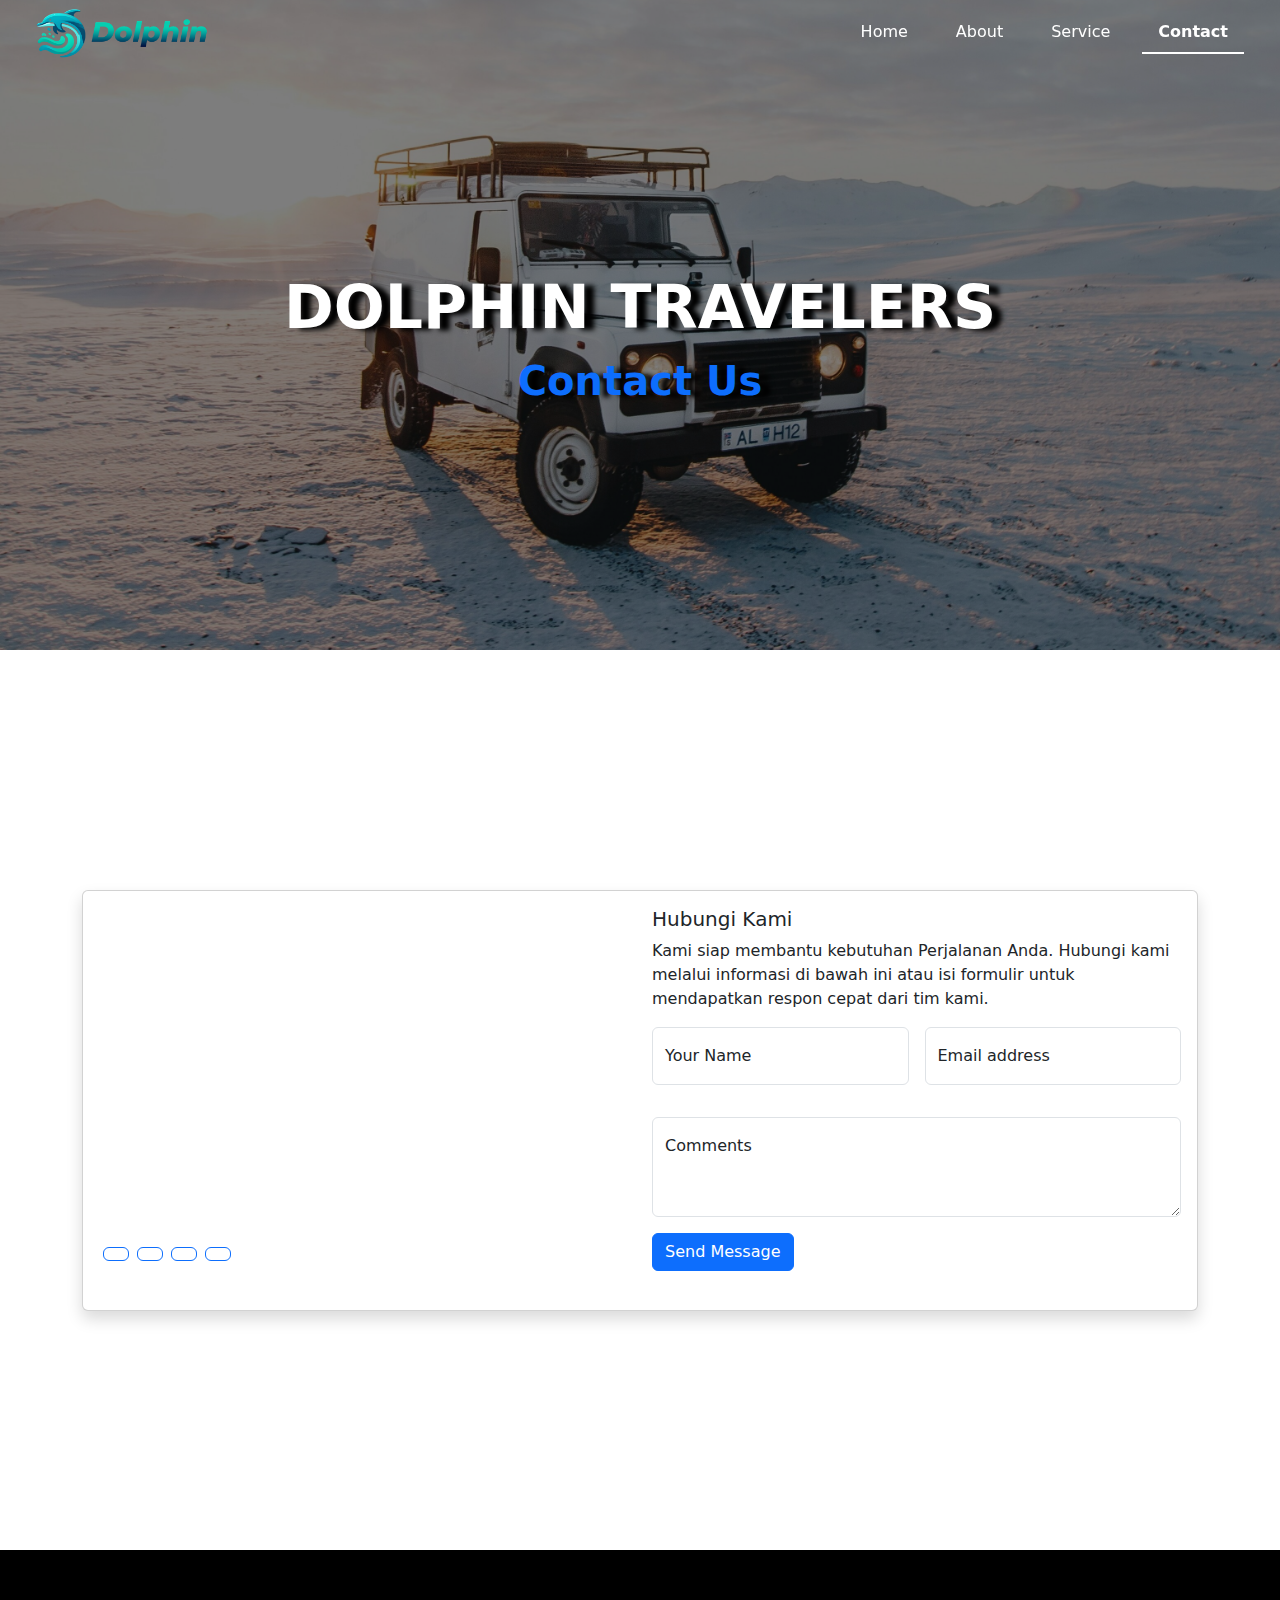
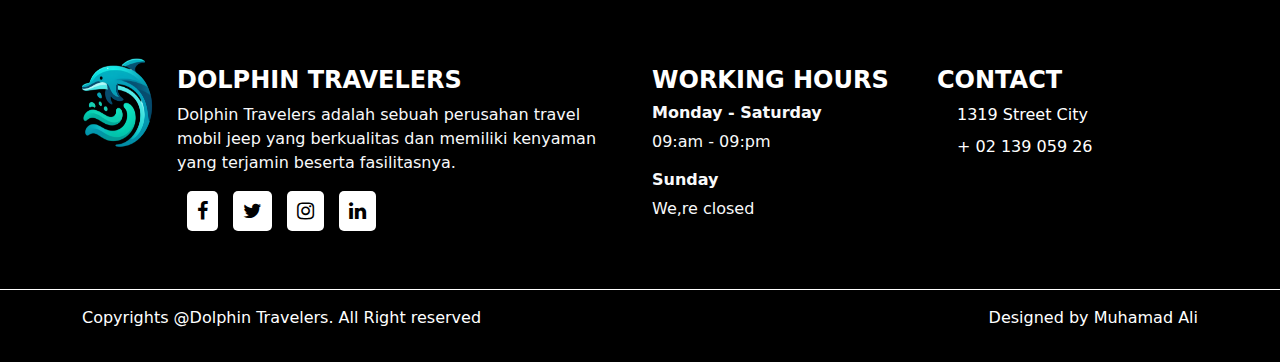
<file: Contact.html>
<!doctype html>
<html lang="en">

<head>
  <meta charset="utf-8">
  <meta name="viewport" content="width=device-width, initial-scale=1">
  <link rel="icon" type="image/png" href="Asset/IMG/Dolphin (1).png">
  <title>Dolphin Travelers | Muhamad Ali</title>


  <link href="https://cdn.jsdelivr.net/npm/bootstrap@5.3.3/dist/css/bootstrap.min.css" rel="stylesheet"
    integrity="sha384-QWTKZyjpPEjISv5WaRU9OFeRpok6YctnYmDr5pNlyT2bRjXh0JMhjY6hW+ALEwIH" crossorigin="anonymous">
  <link rel="stylesheet" href="https://cdnjs.cloudflare.com/ajax/libs/font-awesome/6.2.1/css/all.min.css">
  <link rel="stylesheet" href="https://cdnjs.cloudflare.com/ajax/libs/font-awesome/4.7.0/css/font-awesome.min.css">
  <script src="https://code.jquery.com/jquery-3.7.1.js" integrity="sha256-eKhayi8LEQwp4NKxN+CfCh+3qOVUtJn3QNZ0TciWLP4="
    crossorigin="anonymous"></script>
  <link rel="stylesheet" href="Asset/CSS/style.css">

  <link href="https://fonts.googleapis.com/css2?family=Londrina+Outline&display=swap" rel="stylesheet">
  <link rel="stylesheet" href="https://cdn.jsdelivr.net/npm/bootstrap-icons@1.11.1/font/bootstrap-icons.css"
    integrity="sha384-4LISF5TTJX/fLmGSxO53rV4miRxdg84mZsxmO8Rx5jGtp/LbrixFETvWa5a6sESd" crossorigin="anonymous">
  <script src="https://code.jquery.com/jquery-3.7.1.js" integrity="sha256-eKhayi8LEQwp4NKxN+CfCh+3qOVUtJn3QNZ0TciWLP4="
    crossorigin="anonymous"></script>
  <style>
    #hero {
      height: 650px;
      background-image: url(Asset/IMG/about.jpg);
      background-position: center;
      background-size: cover;
    }

    #hero h1 {
      text-decoration: double black;
      text-shadow: 10px 2px 5px black;
    }

    #hero p {
      text-decoration: double black;
      text-shadow: 10px 2px 5px black;
    }
  </style>
</head>

<body>
  <nav class="navbar navbar-expand-lg fixed-top bg-primary" data-bs-theme="dark">
    <div class="container-fluid gap-4 mx-4">
      <img src="Asset/IMG/Dolphin-Photoroom.png-Photoroom.png" alt="" class="img" style="height: 50px;">
      <a class="navbar-brand" href="#" id="logo"></a>
      <button class="navbar-toggler" type="button" data-bs-toggle="collapse" data-bs-target="#navbarText"
        aria-controls="navbarText" aria-expanded="false" aria-label="Toggle navigation">
        <span class="navbar-toggler-icon"></span>
      </button>
      <div class="collapse navbar-collapse" id="navbarText">
        <ul class="navbar-nav ms-auto mb-2 mb-lg-0 gap-3 nav-underline">
          <li class="nav-item">
            <a class="nav-link  px-3 text-white border-3" aria-current="page" href="Index.html">Home</a>
          </li>
          <li class="nav-item">
            <a class="nav-link px-3 text-white" href="About.html">About</a>
          </li>
          <li class="nav-item">
            <a class="nav-link px-3 text-white" href="service.html">Service</a>
          </li>
          <li class="nav-item">
            <a class="nav-link active px-3 text-white" href="Contact.html">Contact</a>
          </li>
        </ul>
      </div>
    </div>
  </nav>

  <section class="" id="hero">
    <div class="w-100 h-100 bg-black d-flex align-items-center justify-content-center bg-opacity-50">
      <div class="text-white text-center pt-5 pb-8">
        <h1 class="fw-bold text-uppercase" style="font-size: 60px;">Dolphin Travelers</h1>
        <p class=" fw-bold text-primary" style="font-size: 40px;">Contact Us </p>
      </div>
    </div>
  </section>


  <section class="min-vh-100 d-flex align-items-center">
    <div class="container">
      <div class="card shadow z-1">
        <div class="card-body">
          <div class="row">
            <div class="col-6">
              <div class="">
                <iframe
                  src="https://www.google.com/maps/embed?pb=!1m18!1m12!1m3!1d3957.2977611423266!2d108.19611007454687!3d-7.320411671984521!2m3!1f0!2f0!3f0!3m2!1i1024!2i768!4f13.1!3m3!1m2!1s0x2e6f572c5a8557fb%3A0x3e72866522bfece5!2sPoliteknik%20LP3I%20Kampus%20Tasikmalaya!5e0!3m2!1sid!2sid!4v1717162873782!5m2!1sid!2sid"
                  class="w-100" style="border:0; height: 300px;" allowfullscreen="" loading="lazy"
                  referrerpolicy="no-referrer-when-downgrade"></iframe>
              </div>
              <div class="row">
                <div class="d-flex align-items-center" style="height: 80px ">
                  <button type="button" class="btn btn-outline-primary rounded-2 mx-1">
                    <i class="bi bi-linkedin"></i>
                  </button>
                  <button type="button" class="btn btn-outline-primary rounded-2 mx-1">
                    <i class="bi bi-facebook"></i>
                  </button>
                  <button type="button" class="btn btn-outline-primary rounded-2 mx-1">
                    <i class="bi bi-twitter"></i>
                  </button>
                  <button type="button" class="btn btn-outline-primary rounded-2 mx-1">
                    <i class="bi bi-instagram"></i>
                  </button>
                </div>
              </div>
            </div>
            <div class="col-6">
              <h5>Hubungi Kami</h5>
              <p>Kami siap membantu kebutuhan Perjalanan Anda. Hubungi kami melalui informasi di bawah ini atau isi
                formulir untuk mendapatkan respon cepat dari tim kami.</p>
              <form action="" class="row g-3">
                <div class="col-6">
                  <div class="form-floating mb-3">
                    <input type="email" class="form-control" id="floatingInput" placeholder="name@example.com">
                    <label for="floatingInput">Your Name</label>
                  </div>
                </div>
                <div class="col-6">
                  <div class="form-floating mb-3">
                    <input type="email" class="form-control" id="floatingInput" placeholder="name@example.com">
                    <label for="floatingInput">Email address</label>
                  </div>
                </div>
                <div class="col-12">
                  <div class="form-floating">
                    <textarea class="form-control" placeholder="Leave a comment here" id="floatingTextarea2"
                      style="height: 100px"></textarea>
                    <label for="floatingTextarea2">Comments</label>
                  </div>
                </div>
                <div class="col-12">
                  <button type="submit" class="btn btn-primary">Send Message</button>
                </div>
              </form>
            </div>
          </div>
        </div>
      </div>
    </div>
    </div>
  </section>


  <footer>
    <div class="footer-top pb-5">
      <div class="container">
        <div class="row">
          <div class="col-lg-1 pt-2 pl-5">
            <img src="Asset/IMG/Dolphin (1).png" alt="" class="img-fluid" style="height: 90px;">
          </div>
          <div class="col-lg-5">
            <h4 class="fw-bold text-uppercase text-white mt-3">Dolphin Travelers</h4>
            <p class="text-light">Dolphin Travelers adalah sebuah perusahan travel mobil jeep yang
              berkualitas dan memiliki kenyaman yang terjamin beserta fasilitasnya.</p>
            <div class="social-links">
              <a href=""><i class="fa fa-facebook"> </i></a>
              <a href=""><i class="fa fa-twitter"> </i></a>
              <a href=""><i class="fa fa-instagram"> </i></a>
              <a href=""><i class="fa fa-linkedin"> </i></a>
            </div>
          </div>
          <div class="col-lg-3 text-light">
            <h4 class="fw-bold text-uppercase text-white mt-3">Working Hours</h4>
            <div>
              <h6 class="fw-bold">Monday - Saturday</h6>
              <p>09:am - 09:pm</p>
            </div>
            <div>
              <h6 class="fw-bold">Sunday</h6>
              <p>We,re closed</p>
            </div>
          </div>
          <div class="col-lg-3 text-light">
            <h4 class="fw-bold text-uppercase text-white mt-3">Contact</h4>
            <ul class="list-unstyled m-1">
              <li class="text-white mb-2">
                <i class="bi bi-geo-alt-fill mx-2"></i> 1319 Street City
              </li>
              <li class="text-white">
                <i class="bi bi-telephone-fill mx-2"></i> + 02 139 059 26
              </li>
            </ul>
          </div>
        </div>
      </div>
    </div>
    <div class="footer-bottom py-3 border-top border-white">
      <div class="container ">
        <div class="row justify-content-between ">
          <div class="col-auto ">
            <p>Copyrights @Dolphin Travelers. All Right reserved</p>
          </div>
          <div class="col-auto">
            <p>Designed by Muhamad Ali</p>
          </div>
        </div>
      </div>
    </div>
  </footer>
  <script src="Asset/JS/main.js"></script>
  <script src="https://cdn.jsdelivr.net/npm/swiper@11/swiper-bundle.min.js"></script>
  <script src="https://cdn.jsdelivr.net/npm/bootstrap@5.3.3/dist/js/bootstrap.bundle.min.js"
    integrity="sha384-YvpcrYf0tY3lHB60NNkmXc5s9fDVZLESaAA55NDzOxhy9GkcIdslK1eN7N6jIeHz"
    crossorigin="anonymous"></script>
</body>

</html>
</file>
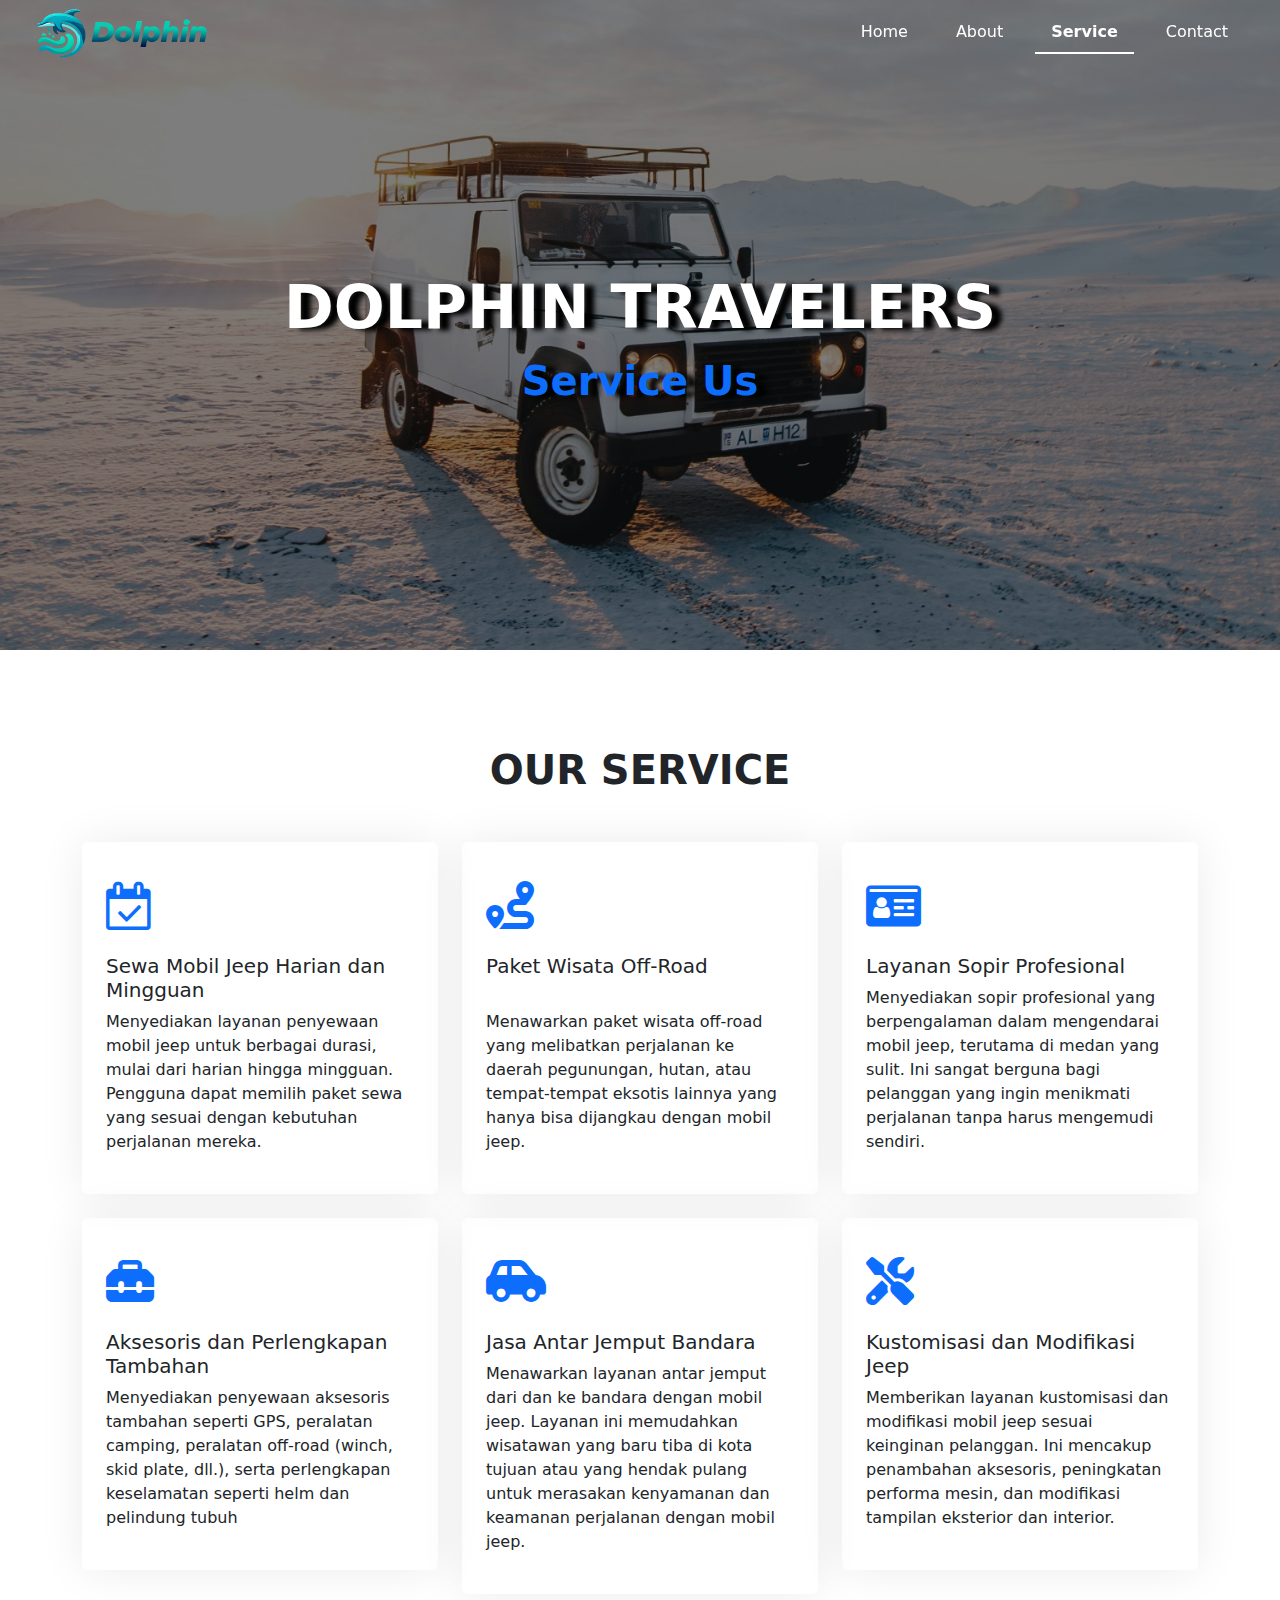
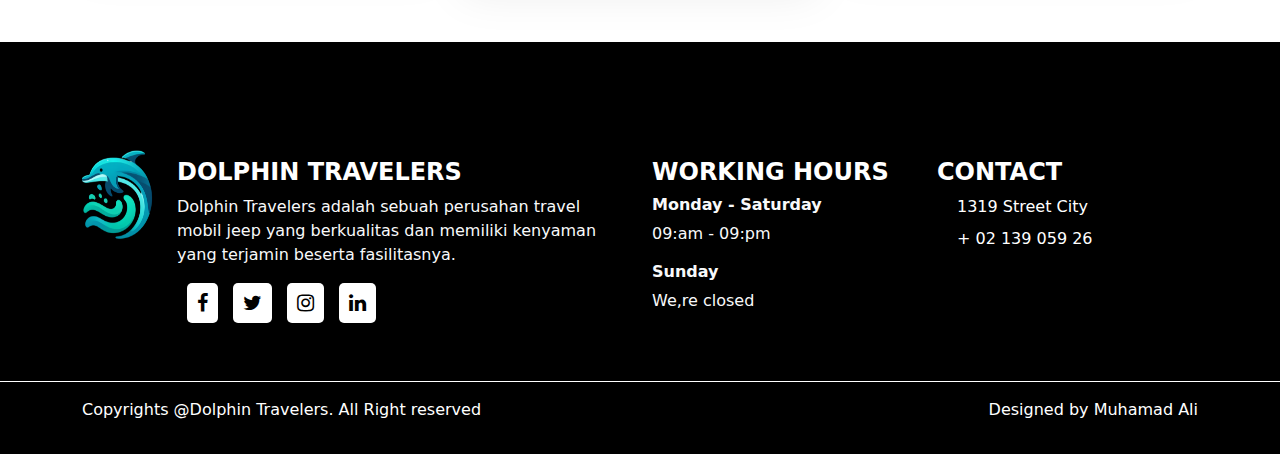
<file: service.html>
<!doctype html>
<html lang="en">

<head>
  <meta charset="utf-8">
  <meta name="viewport" content="width=device-width, initial-scale=1">
  <link rel="icon" type="image/png" href="Asset/IMG/Dolphin (1).png">
  <title>Dolphin Travelers|Muhamad Ali</title>
  <link href="https://cdn.jsdelivr.net/npm/bootstrap@5.3.3/dist/css/bootstrap.min.css" rel="stylesheet"
    integrity="sha384-QWTKZyjpPEjISv5WaRU9OFeRpok6YctnYmDr5pNlyT2bRjXh0JMhjY6hW+ALEwIH" crossorigin="anonymous">
  <link rel="stylesheet" href="https://cdnjs.cloudflare.com/ajax/libs/font-awesome/6.2.1/css/all.min.css">
  <link rel="stylesheet" href="https://cdnjs.cloudflare.com/ajax/libs/font-awesome/4.7.0/css/font-awesome.min.css">
  <script src="https://code.jquery.com/jquery-3.7.1.js" integrity="sha256-eKhayi8LEQwp4NKxN+CfCh+3qOVUtJn3QNZ0TciWLP4="
    crossorigin="anonymous"></script>
  <link rel="stylesheet" href="Asset/CSS/style.css">

  <link href="https://fonts.googleapis.com/css2?family=Londrina+Outline&display=swap" rel="stylesheet">
  <link rel="stylesheet" href="https://cdn.jsdelivr.net/npm/bootstrap-icons@1.11.1/font/bootstrap-icons.css"
    integrity="sha384-4LISF5TTJX/fLmGSxO53rV4miRxdg84mZsxmO8Rx5jGtp/LbrixFETvWa5a6sESd" crossorigin="anonymous">
  <script src="https://code.jquery.com/jquery-3.7.1.js" integrity="sha256-eKhayi8LEQwp4NKxN+CfCh+3qOVUtJn3QNZ0TciWLP4="
    crossorigin="anonymous"></script>
  <link rel="stylesheet" href="https://cdn.jsdelivr.net/npm/swiper@11/swiper-bundle.min.css" />

  <link rel="preconnect" href="https://fonts.googleapis.com">
  <link rel="preconnect" href="https://fonts.gstatic.com" crossorigin>
  <link href="https://fonts.googleapis.com/css2?family=Londrina+Outline&display=swap" rel="stylesheet">

  <script src="https://code.jquery.com/jquery-3.7.1.js" integrity="sha256-eKhayi8LEQwp4NKxN+CfCh+3qOVUtJn3QNZ0TciWLP4="
    crossorigin="anonymous"></script>
  <style>
    #hero {
      height: 650px;
      background-image: url(Asset/IMG/about.jpg);
      background-position: center;
      background-size: cover;
    }

    #hero h1 {
      text-decoration: double black;
      text-shadow: 10px 2px 5px black;
    }

    #hero p {
      text-decoration: double black;
      text-shadow: 10px 2px 5px black;
    }
  </style>
</head>

<body>


  <section>
    <!-- Navbar -->
    <nav class="navbar navbar-expand-lg fixed-top bg-primary" data-bs-theme="dark">
      <div class="container-fluid gap-4 mx-4">
        <img src="Asset/IMG/Dolphin-Photoroom.png-Photoroom.png" alt="" class="img" style="height: 50px;">
        <a class="navbar-brand" href="#" id="logo"></a>
        <button class="navbar-toggler" type="button" data-bs-toggle="collapse" data-bs-target="#navbarText"
          aria-controls="navbarText" aria-expanded="false" aria-label="Toggle navigation">
          <span class="navbar-toggler-icon"></span>
        </button>
        <div class="collapse navbar-collapse" id="navbarText">
          <ul class="navbar-nav ms-auto mb-2 mb-lg-0 gap-3 nav-underline">
            <li class="nav-item">
              <a class="nav-link  px-3 text-white border-3" aria-current="page" href="Index.html">Home</a>
            </li>
            <li class="nav-item">
              <a class="nav-link px-3 text-white" href="About.html">About</a>
            </li>
            <li class="nav-item">
              <a class="nav-link active px-3 text-white" href="service.html">Service</a>
            </li>
            <li class="nav-item">
              <a class="nav-link px-3 text-white" href="Contact.html">Contact</a>
            </li>
          </ul>
        </div>
      </div>
    </nav>
    <!-- End Navbar -->

    <section class="" id="hero">
      <div class="w-100 h-100 bg-black d-flex align-items-center justify-content-center bg-opacity-50">
        <div class="text-white text-center pt-5 pb-8">
          <h1 class="fw-bold text-uppercase" style="font-size: 60px;">Dolphin Travelers</h1>
          <p class=" fw-bold text-primary" style="font-size: 40px;">Service Us </p>
        </div>
      </div>
    </section>

    <!-- Service Start -->
    <div class="container-xxl py-5">
      <div class="container">
        <div class="text-center wow fadeInUp" data-wow-delay="0.1s">
          <h1 class="fw-bold text-center my-5 text-uppercase">
            Our Service
          </h1>
        </div>
        <div class="row g-4">
          <div class="col-lg-4 col-sm-6 wow fadeInUp" data-wow-delay="0.1s">
            <div class="service-item rounded pt-3">
              <div class="p-4">
                <i class="fa fa-3x fa-calendar-check text-primary mb-4"></i>
                <h5>Sewa Mobil Jeep Harian dan Mingguan</h5>
                <p>Menyediakan layanan penyewaan mobil jeep untuk berbagai durasi, mulai dari harian
                  hingga
                  mingguan. Pengguna dapat memilih paket sewa yang sesuai dengan kebutuhan perjalanan
                  mereka.</p>
              </div>
            </div>
          </div>
          <div class="col-lg-4 col-sm-6 wow fadeInUp" data-wow-delay="0.3s">
            <div class="service-item rounded pt-3">
              <div class="p-4">
                <i class="fa fa-3x fa-route text-primary mb-4"></i>
                <h5>Paket Wisata Off-Road</h5>
                <p class="pt-4">Menawarkan paket wisata off-road yang melibatkan perjalanan ke daerah
                  pegunungan,
                  hutan,
                  atau tempat-tempat eksotis lainnya yang hanya bisa dijangkau dengan mobil jeep.
                </p>
              </div>
            </div>
          </div>
          <div class="col-lg-4 col-sm-6 wow fadeInUp" data-wow-delay="0.5s">
            <div class="service-item rounded pt-3">
              <div class="p-4">
                <i class="fa fa-3x fa-drivers-license text-primary mb-4"></i>
                <h5>Layanan Sopir Profesional</h5>
                <p>Menyediakan sopir profesional yang berpengalaman dalam mengendarai mobil jeep,
                  terutama
                  di medan yang sulit. Ini sangat berguna bagi pelanggan yang ingin menikmati
                  perjalanan
                  tanpa harus mengemudi sendiri.</p>
              </div>
            </div>
          </div>
          <div class="col-lg-4 col-sm-6 wow fadeInUp" data-wow-delay="0.1s">
            <div class="service-item rounded pt-3">
              <div class="p-4">
                <i class="fa fa-3x  fa-toolbox text-primary mb-4"></i>
                <h5>Aksesoris dan Perlengkapan Tambahan</h5>
                <p>Menyediakan penyewaan aksesoris tambahan seperti GPS, peralatan camping, peralatan
                  off-road (winch, skid plate, dll.), serta perlengkapan keselamatan seperti helm dan
                  pelindung tubuh</p>
              </div>
            </div>
          </div>
          <div class="col-lg-4 col-sm-6 wow fadeInUp" data-wow-delay="0.3s">
            <div class="service-item rounded pt-3">
              <div class="p-4">
                <i class="fa fa-3x fa-car-side text-primary mb-4"></i>
                <h5>Jasa Antar Jemput Bandara</h5>
                <p>Menawarkan layanan antar jemput dari dan ke bandara dengan mobil jeep. Layanan ini
                  memudahkan wisatawan yang baru tiba di kota tujuan atau yang hendak pulang untuk
                  merasakan kenyamanan dan keamanan perjalanan dengan mobil jeep.</p>
              </div>
            </div>
          </div>
          <div class="col-lg-4  col-sm-6 wow fadeInUp" data-wow-delay="0.5s">
            <div class="service-item rounded pt-3">
              <div class="p-4">
                <i class="fa fa-3x fa-tools text-primary mb-4"></i>
                <h5>Kustomisasi dan Modifikasi Jeep</h5>
                <p> Memberikan layanan kustomisasi dan modifikasi mobil jeep sesuai keinginan pelanggan.
                  Ini
                  mencakup penambahan aksesoris, peningkatan performa mesin, dan modifikasi tampilan
                  eksterior dan interior.</p>
              </div>
            </div>
          </div>
        </div>
      </div>
    </div>
    <!-- Service End -->



    <footer>
      <div class="footer-top pb-5">
        <div class="container">
          <div class="row">
            <div class="col-lg-1 pt-2 pl-5">
              <img src="Asset/IMG/Dolphin (1).png" alt="" class="img-fluid" style="height: 90px;">
            </div>
            <div class="col-lg-5">
              <h4 class="fw-bold text-uppercase text-white mt-3">Dolphin Travelers</h4>
              <p class="text-light">Dolphin Travelers adalah sebuah perusahan travel mobil jeep yang
                berkualitas dan memiliki kenyaman yang terjamin beserta fasilitasnya.</p>
              <div class="social-links">
                <a href=""><i class="fa fa-facebook"> </i></a>
                <a href=""><i class="fa fa-twitter"> </i></a>
                <a href=""><i class="fa fa-instagram"> </i></a>
                <a href=""><i class="fa fa-linkedin"> </i></a>
              </div>
            </div>
            <div class="col-lg-3 text-light">
              <h4 class="fw-bold text-uppercase text-white mt-3">Working Hours</h4>
              <div>
                <h6 class="fw-bold">Monday - Saturday</h6>
                <p>09:am - 09:pm</p>
              </div>
              <div>
                <h6 class="fw-bold">Sunday</h6>
                <p>We,re closed</p>
              </div>
            </div>
            <div class="col-lg-3 text-light">
              <h4 class="fw-bold text-uppercase text-white mt-3">Contact</h4>
              <ul class="list-unstyled m-1">
                <li class="text-white mb-2">
                  <i class="bi bi-geo-alt-fill mx-2"></i> 1319 Street City
                </li>
                <li class="text-white">
                  <i class="bi bi-telephone-fill mx-2"></i> + 02 139 059 26
                </li>
              </ul>
            </div>
          </div>
        </div>
      </div>
      <div class="footer-bottom py-3 border-top border-white">
        <div class="container ">
          <div class="row justify-content-between ">
            <div class="col-auto ">
              <p>Copyrights @Dolphin Travelers. All Right reserved</p>
            </div>
            <div class="col-auto">
              <p>Designed by Muhamad Ali</p>
            </div>
          </div>
        </div>
      </div>
    </footer>
   
    <script src="Asset/JS/main.js"></script>
    <script src="https://cdn.jsdelivr.net/npm/bootstrap@5.3.3/dist/js/bootstrap.bundle.min.js"
      integrity="sha384-YvpcrYf0tY3lHB60NNkmXc5s9fDVZLESaAA55NDzOxhy9GkcIdslK1eN7N6jIeHz"
      crossorigin="anonymous"></script>
    <script src="https://cdn.jsdelivr.net/npm/@popperjs/core@2.11.8/dist/umd/popper.min.js"
      integrity="sha384-I7E8VVD/ismYTF4hNIPjVp/Zjvgyol6VFvRkX/vR+Vc4jQkC+hVqc2pM8ODewa9r"
      crossorigin="anonymous"></script>
    <script src="https://cdn.jsdelivr.net/npm/bootstrap@5.3.3/dist/js/bootstrap.min.js"
      integrity="sha384-0pUGZvbkm6XF6gxjEnlmuGrJXVbNuzT9qBBavbLwCsOGabYfZo0T0to5eqruptLy"
      crossorigin="anonymous"></script>
</body>

</html>
</file>
<file: Asset/CSS/style.css>
body{
margin: 0;
padding: 0;
}

:root {
  --primary: #0077ff;
  --secondary: #FE8800;
  --light: #F5F5F5;
  --dark: #14141F;
}

.bg-primary {
  background: transparent !important;
  transition: 0.5s ease;
}
.bg-primary.scrolled {
  background: black !important;
}


/*** Service ***/
.service-item {
  box-shadow: 0 0 45px rgba(0, 0, 0, .08);
  transition: .5s;
}

.service-item:hover {
  background: var(--primary);
}

.service-item * {
  transition: .5s;
}

.service-item:hover * {
  color: var(--light) !important;
}

.service-pic{
  height: 100px;
  justify-content: center;
  text-align: center;
  margin-left: 30px;
}

.gallary {
  padding-bottom: 50px;
  margin-top: 100px;
  background: white;
  height: 100%;
}
.gallary .card {
  border-radius: 10px;
  box-shadow: rgba(0, 0, 0, 0.1) 0px 4px 12px;
  cursor: pointer;
}
.gallary .card img {
  border-radius: 10px;
  transition: 0.5s;
}
.gallary .card img:hover {
  transform: scale(1.1);
}

/*** Booking ***/
.booking {
  background: linear-gradient(rgba(46, 47, 49, 0.7), rgba(0, 15, 54, 0.7)), url(/Asset/IMG/curug\ bromo.jpeg);
  background-position: center center;
  background-repeat: no-repeat;
  background-size: cover;
}


/* testimony */
.imgbg:hover,
.imgbg:hover .text-s {
    filter: grayscale(0%);
    transition: 0.5s ease;
    color: white !important;
    text-shadow: 4px 4px #1c1c1c;
    cursor: pointer;
    text-decoration: none;
}

.text-s {
    text-decoration: none;
    color: black;
}

.gone {
    font-size: 200px;
    top: 220px;
    right: 50px;
}

.imgbg:hover .gone {
    opacity: 0;
    transition: 0.5s ease-in;
}

.outlineText {
    font-family: "Londrina Outline", sans-serif;
}

.cardST {
    min-height: 220px;
    height: 100%;
    width: 100%;
    object-fit: cover;
}

.star {
    width: 15px;
}

.kuning {
    filter: invert(89%) sepia(99%) saturate(2639%) hue-rotate(350deg) brightness(100%) contrast(106%);
}

.scroll-down {
    height: 50px;
    width: 30px;
    position: absolute;
    left: 50%;
    bottom: 20px;
    border-radius: 50px;
    cursor: pointer;
}

.scroll-down::before,
.scroll-down::after {
    content: "";
    position: absolute;
    top: 20%;
    left: 50%;
    height: 20px;
    width: 20px;
    transform: translate(-50%, -100%) rotate(45deg);
    border: 2px solid rgb(255, 255, 255);
    border-top: transparent;
    border-left: transparent;
    animation: scroll-down 1s ease-in-out infinite;
}

.scroll-down::before {
    top: 30%;
    animation-delay: 0.3s;
}

@keyframes scroll-down {
    0% {
        opacity: 0;
    }

    30% {
        opacity: 1;
    }

    60% {
        opacity: 1;
    }

    100% {
        top: 90%;
        opacity: 0;
    }
}

/* end */


/* footer */
footer{
  padding-top: 100px;
  background: black;
}

.social-links i {
  padding: 10px;
  border-radius: 5px;
  font-size: 20px;
  background: white ;
  color: black;
  justify-content: center;
  align-items: center;
  margin-left: 10px;
  margin-bottom: 10px;
  transition: 0.5s ease;
  cursor: pointer;
}
.footer-bottom{
  padding-top: 30px;
  padding-bottom: 30px;
  color: white

}
/* end */
</file>
